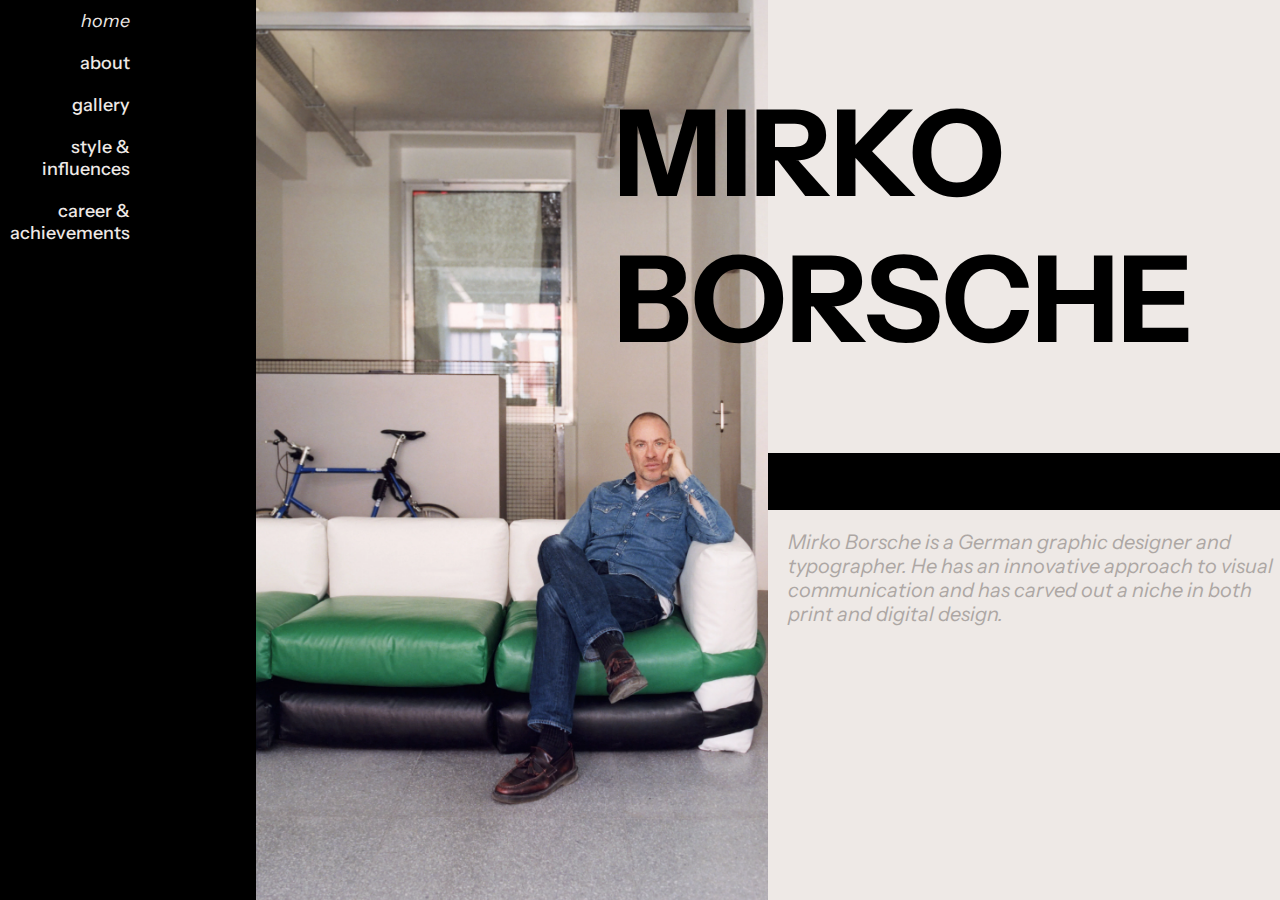
<file: index.html>
<!DOCTYPE html>
<html lang="en">

<head>
    <link rel="stylesheet" href="css/stylesheet.css" meta charset="UTF-8">
    <link rel="preconnect" href="https://fonts.googleapis.com">
    <link rel="preconnect" href="https://fonts.gstatic.com" crossorigin>
    <link href="https://fonts.googleapis.com/css2?family=Instrument+Sans:ital,wght@0,400..700;1,400..700&display=swap"
        rel="stylesheet">
    <title>Project 2</title>
</head>

<body>
    <div class="container">
        <nav>
            <ul>
                <li><a href="index.html">home</a></li>
                <li><a href="about.html">about</a></li>
                <li><a href="gallery.html">gallery</a></li>
                <li><a href="influences.html">style &amp influences</a></li>
                <li><a href="career.html">career &amp achievements</a></li>
            </ul>
        </nav>

        <div class="images">
            <img src="imgs/mirko-chair.svg" alt="Mirko Borsche sitting in a monochromatic room">
            <img src="imgs/mirko-sitting-on-couch.svg" alt="Portrait of Mirko Borsche">
         </div>

            <div class="text">
                <h1>MIRKO<br>BORSCHE</h1>
                <div class="box"></div>
                <p class="description">Mirko Borsche is a German graphic designer and typographer. He has an innovative
                    approach to visual
                    communication and has carved out a niche in both print and digital design.</p>
            </div>
        </div>
</body>

</html>
</file>
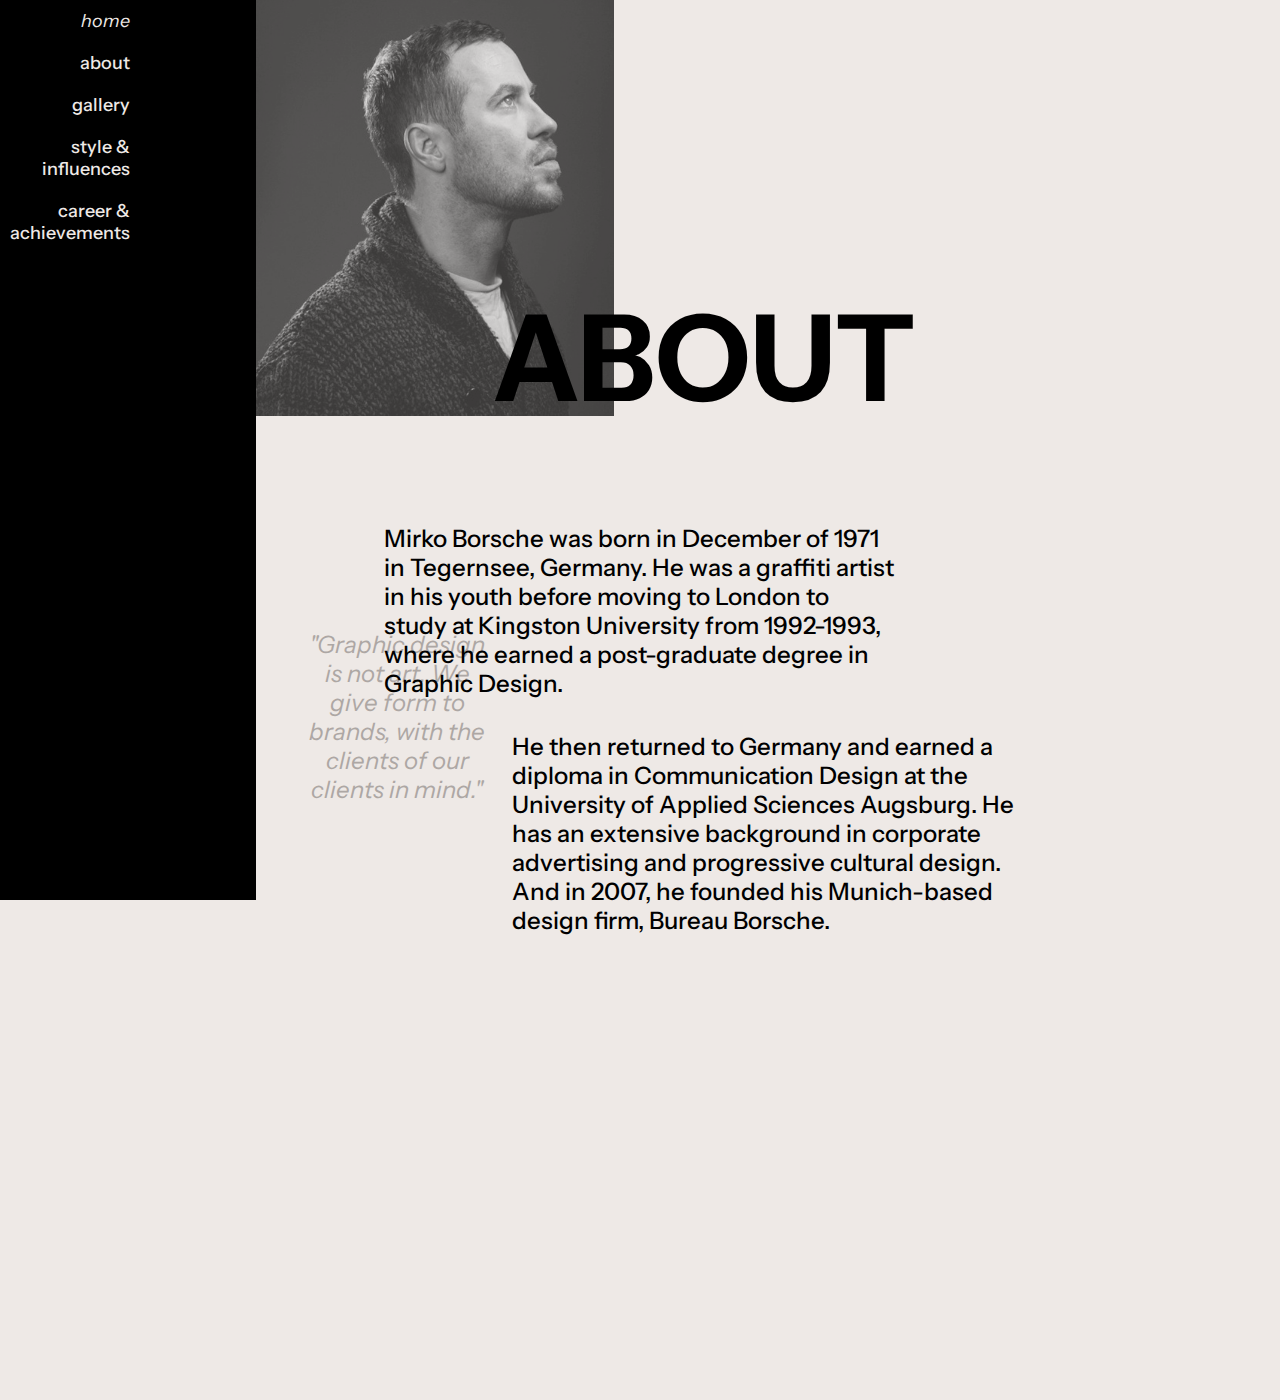
<file: about.html>
<!DOCTYPE html>
<html lang="en">

<head>
    <link rel="stylesheet" href="css/stylesheet.css" meta charset="UTF-8">
    <link rel="preconnect" href="https://fonts.googleapis.com">
    <link rel="preconnect" href="https://fonts.gstatic.com" crossorigin>
    <link href="https://fonts.googleapis.com/css2?family=Instrument+Sans:ital,wght@0,400..700;1,400..700&display=swap"
        rel="stylesheet">
        <title>Project 2</title>
</head>

<body>
    <div class="about-container">
        <nav>
            <ul>
                <li><a href="index.html">home</a></li>
                <li><a href="about.html">about</a></li>
                <li><a href="gallery.html">gallery</a></li>
                <li><a href="influences.html">style &amp influences</a></li>
                <li><a href="career.html">career &amp achievements</a></li>
            </ul>
        </nav>
        <div class="about-images">
            <img src="imgs/mirko-dramatic.svg" alt="Side profile of Mirko Morsche">
        </div>
        <div class="about-text">
            <h1>ABOUT</h1>
        </div>
                <div class="about-first">
                    <h2>Mirko Borsche was born in December of 1971 in Tegernsee, Germany. He was a graffiti artist in his youth before moving to London to study at Kingston University from 1992-1993, where he earned a post-graduate degree in Graphic Design. </h2>
                </div>
                <div class="about-second">
                    <h3>&#34Graphic design is not art. We give form to brands, with the clients of our clients in mind.&#34
                </h3>
            </div>
            <div class="about-third">
                <h4>He then returned to Germany and earned a diploma in Communication Design at the University of Applied Sciences Augsburg. He has an extensive background in corporate advertising and progressive cultural design. And in 2007, he founded his Munich-based design firm, Bureau Borsche.</h4>
            </div>
    </div>
</body>
</file>
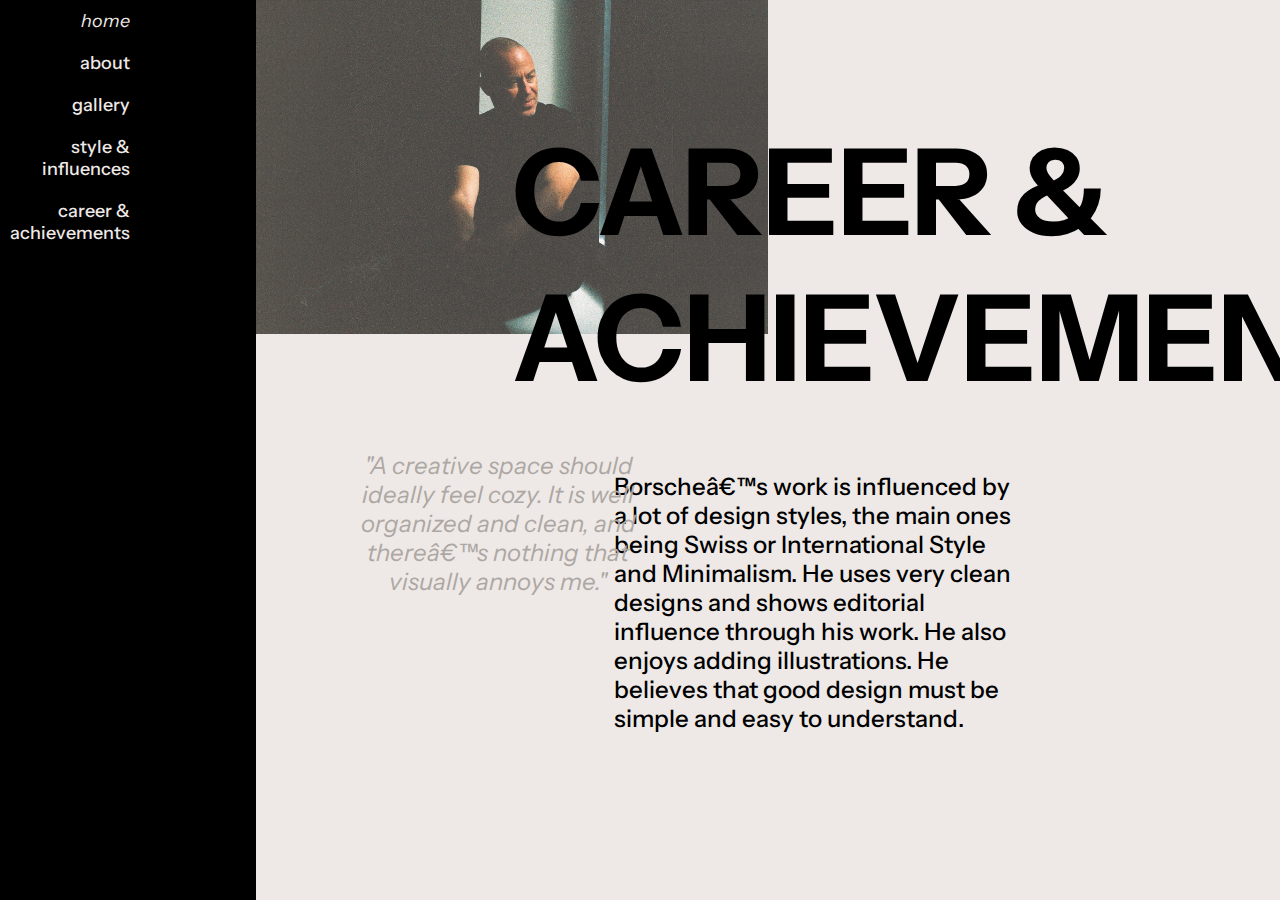
<file: career.html>
<!DOCTYPE html>
<html lang="en">

<head>
    <link rel="stylesheet" href="css/stylesheet.css" meta charset="UTF-8">
    <link rel="preconnect" href="https://fonts.googleapis.com">
    <link rel="preconnect" href="https://fonts.gstatic.com" crossorigin>
    <link href="https://fonts.googleapis.com/css2?family=Instrument+Sans:ital,wght@0,400..700;1,400..700&display=swap"
        rel="stylesheet">
    <title>Project 2</title>
</head>

<body>
    <div class="about-container">
        <nav>
            <ul>
                <li><a href="index.html">home</a></li>
                <li><a href="about.html">about</a></li>
                <li><a href="gallery.html">gallery</a></li>
                <li><a href="influences.html">style &amp influences</a></li>
                <li><a href="career.html">career &amp achievements</a></li>
            </ul>
        </nav>
        <div class="career-images">
            <img src="imgs/mirko-window.svg" alt="Portrait of Mirko Borsche sitting in a window">
        </div>
        <div class="career-text">
            <h1>CAREER & <br> ACHIEVEMENTS</h1>
        </div>
        <div class="career-first">
            <h2>Borsche’s work is influenced by a lot of design styles, the main ones being Swiss or International Style and Minimalism. He uses very clean designs and shows editorial influence through his work. He also enjoys adding illustrations. He believes that good design must be simple and easy to understand.</h2>
        </div>
        <div class="career-second">
            <h3>&#34A creative space should ideally feel cozy. It is well organized and clean, and there’s nothing that
                visually annoys me.&#34</h3>
        </div>

    </div>
</body>
</file>
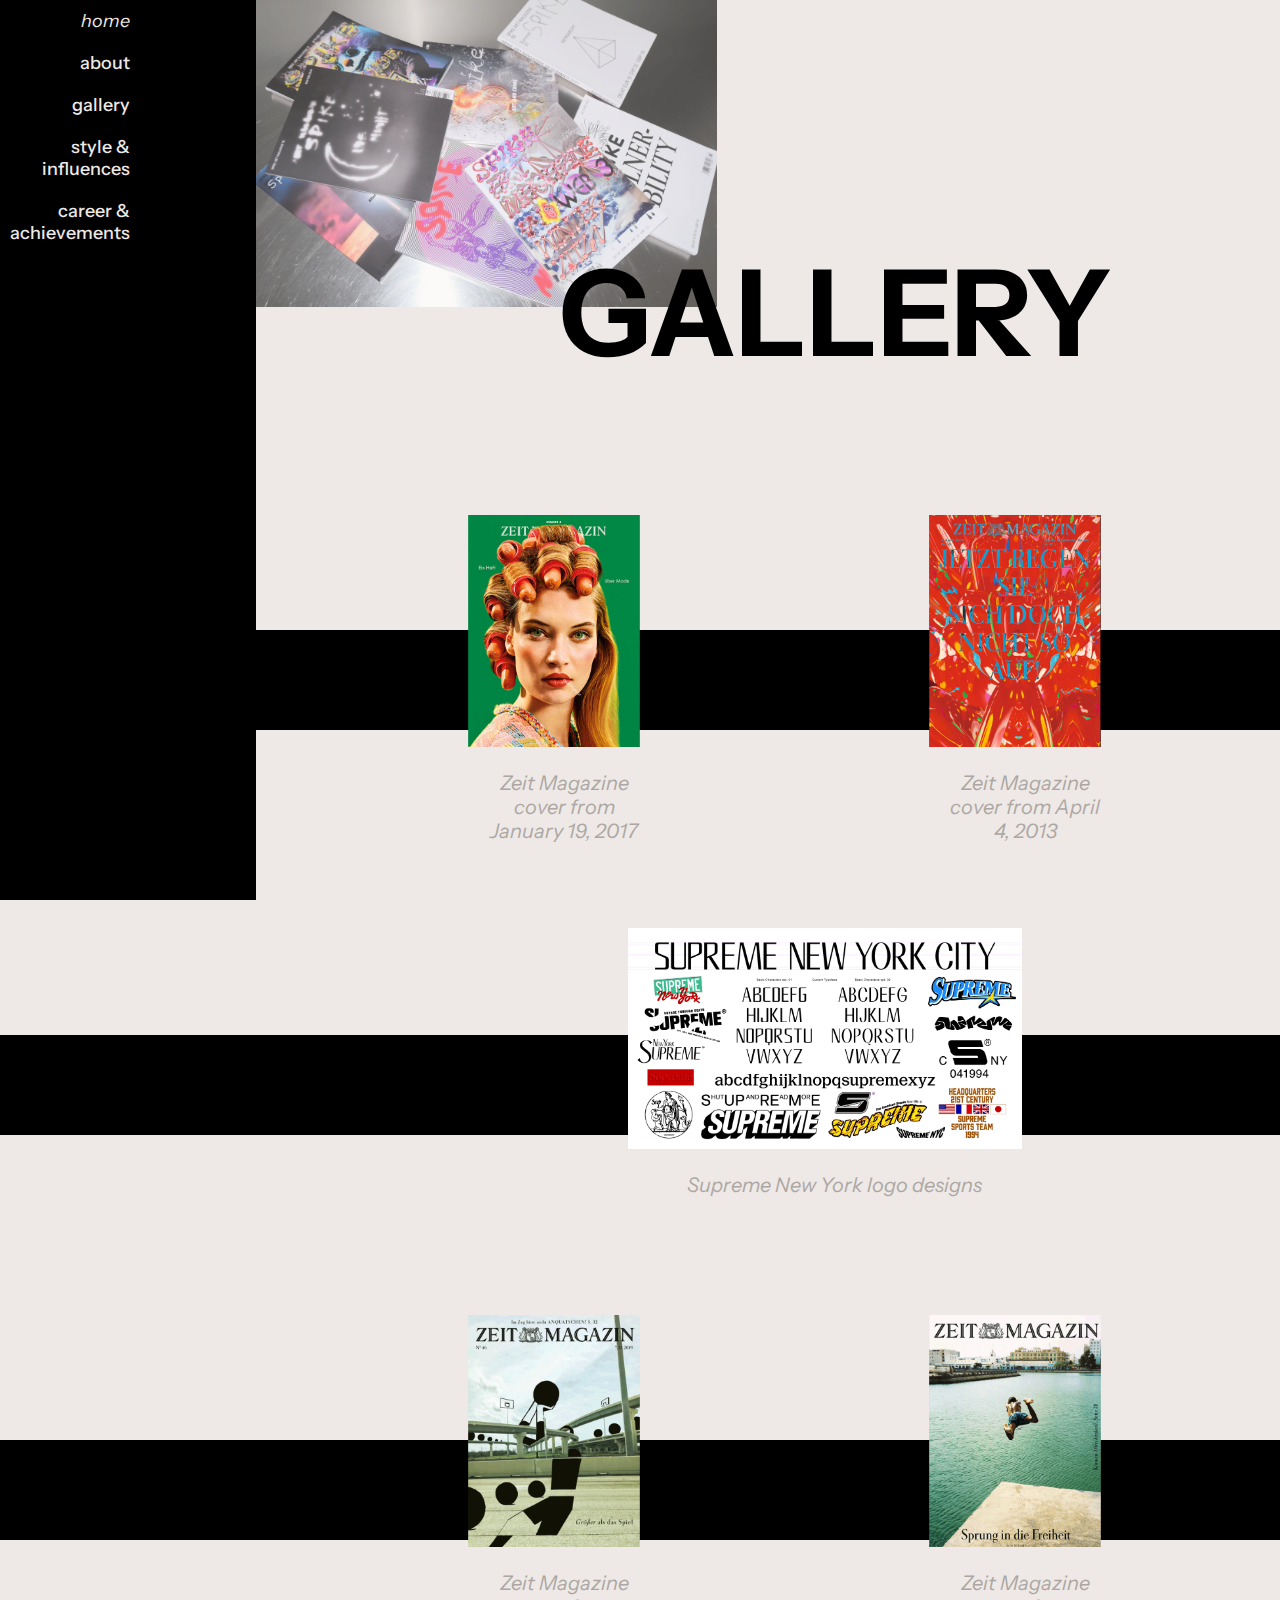
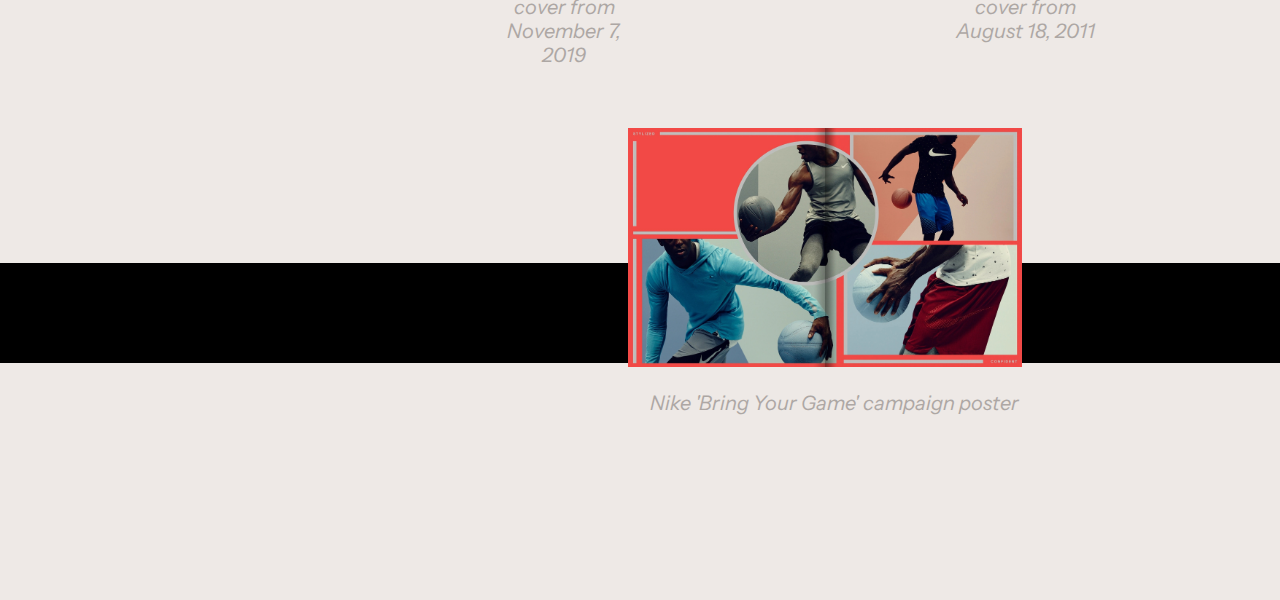
<file: gallery.html>
<!DOCTYPE html>
<html lang="en">

<head>
    <link rel="stylesheet" href="css/stylesheet.css" meta charset="UTF-8">
    <link rel="preconnect" href="https://fonts.googleapis.com">
    <link rel="preconnect" href="https://fonts.gstatic.com" crossorigin>
    <link href="https://fonts.googleapis.com/css2?family=Instrument+Sans:ital,wght@0,400..700;1,400..700&display=swap"
        rel="stylesheet">
    <title>Project 2</title>
</head>

<body>
    <div class="gallery-container">
        <nav>
            <ul>
                <li><a href="index.html">home</a></li>
                <li><a href="about.html">about</a></li>
                <li><a href="gallery.html">gallery</a></li>
                <li><a href="influences.html">style &amp influences</a></li>
                <li><a href="career.html">career &amp achievements</a></li>
            </ul>
        </nav>
        <div class="gallery-main">
            <img src="imgs/spike-magazines-on-table.svg" alt="Pile of Spike Magazines on a table.">
        </div>
        <div class="gallery-text">
            <h1>GALLERY</h1>
        </div>
        <div class="gallery-shapes">
            <div class="box box-1"></div>
            <div class="box box-2"></div>
            <div class="box box-3"></div>
            <div class="box box-4"></div>
        </div>
            <div class="gallery-green">
                <img src="imgs/zeit-magazine-green-cover.svg" alt="Zeit magazine cover 01-19-17">
                <p>Zeit Magazine cover from January 19, 2017</p>
            </div>
            <div class="gallery-red">
                <img src="imgs/zeit-magazine-shiny-red.svg" alt="Zeit magazine cover 04-4-13">
                <p>Zeit Magazine cover from April 4, 2013</p>
            </div>
            <div class="gallery-supreme">
                <img src="imgs/supreme-graphics.svg" alt="Variety of Supreme New York graphics">
                <p>Supreme New York logo designs</p>
            </div>
            <div class="gallery-basketball">
                <img src="imgs/zeit-magazine-concrete-basketball.svg" alt="Zeit magazine cover 11-7-19">
                <p>Zeit Magazine cover from November 7, 2019</p>
            </div>
            
            <div class="gallery-dive">
                <img src="imgs/zeit-magazine-diving.svg" alt="Zeit magazine cover 08-18-11">
                <p>Zeit Magazine cover from August 18, 2011</p>
            </div>
            <div class="gallery-nike">
                <img src="imgs/nike-ad-not-text.svg" alt="Nike Bring Your Game campaign poster">
                <p>Nike 'Bring Your Game' campaign poster</p>    
            </div>
    </div>
</body>
</file>
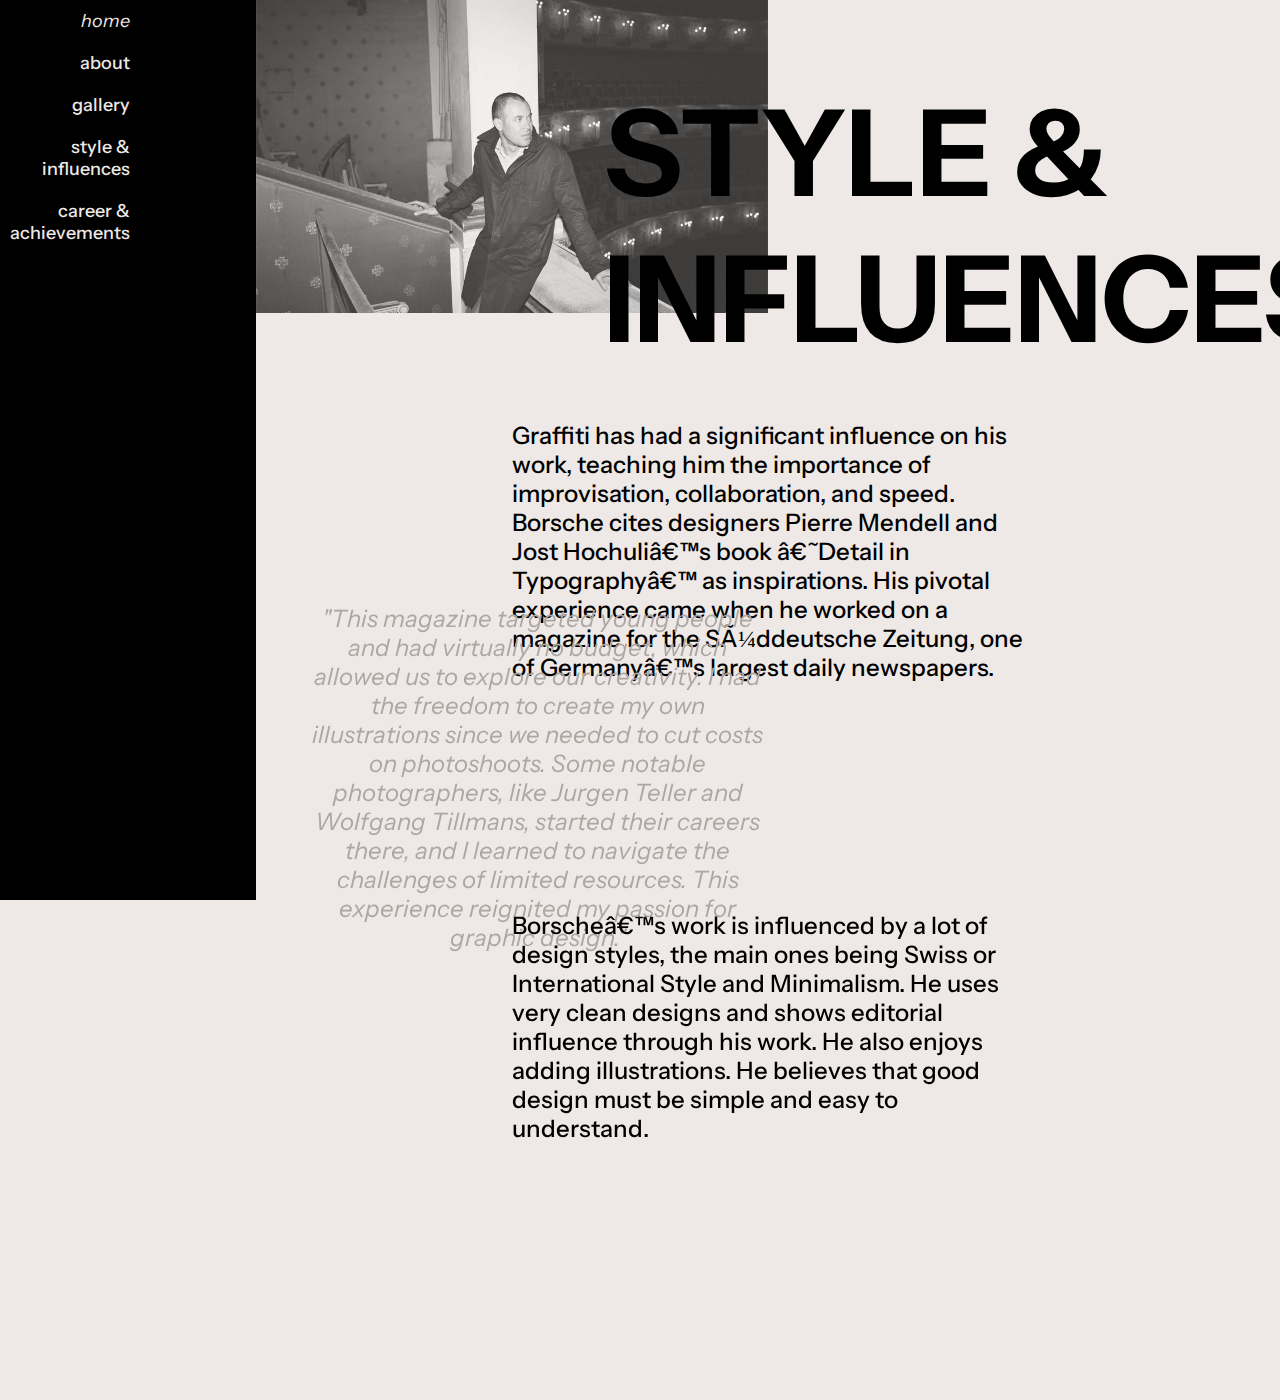
<file: influences.html>
<!DOCTYPE html>
<html lang="en">

<head>
    <link rel="stylesheet" href="css/stylesheet.css" meta charset="UTF-8">
    <link rel="preconnect" href="https://fonts.googleapis.com">
    <link rel="preconnect" href="https://fonts.gstatic.com" crossorigin>
    <link href="https://fonts.googleapis.com/css2?family=Instrument+Sans:ital,wght@0,400..700;1,400..700&display=swap"
        rel="stylesheet">
    <title>Project 2</title>
</head>

<body>
    <div class="about-container">
        <nav>
            <ul>
                <li><a href="index.html">home</a></li>
                <li><a href="about.html">about</a></li>
                <li><a href="gallery.html">gallery</a></li>
                <li><a href="influences.html">style &amp influences</a></li>
                <li><a href="career.html">career &amp achievements</a></li>
            </ul>
        </nav>
        <div class="influences-images">
            <img src="imgs/mirko-theater.svg" alt="Portrait of Mirko Borsche in a theater">
        </div>
        <div class="influences-text">
            <h1>STYLE & <br> INFLUENCES</h1>
        </div>
        <div class="influences-first">
            <h2>Graffiti has had a significant influence on his work, teaching him the importance of improvisation, collaboration, and speed. Borsche cites designers Pierre Mendell and Jost Hochuli’s book ‘Detail in Typography’ as inspirations. His pivotal experience came when he worked on a magazine for the Süddeutsche Zeitung, one of Germany’s largest daily newspapers.</h2>
        </div>
        <div class="influences-second">
            <h3>&#34This magazine targeted young people and had virtually no budget, which allowed us to explore our creativity. I had the freedom to create my own illustrations since we needed to cut costs on photoshoots. Some notable photographers, like Jurgen Teller and Wolfgang Tillmans, started their careers there, and I learned to navigate the challenges of limited resources. This experience reignited my passion for graphic design.&#34</h3>
        </div>
        <div class="influences-third">
            <h4>Borsche’s work is influenced by a lot of design styles, the main ones being Swiss or International Style and Minimalism. He uses very clean designs and shows editorial influence through his work. He also enjoys adding illustrations. He believes that good design must be simple and easy to understand.</h4>
        </div>
    </div>
</body>
</file>
<file: css/stylesheet.css>
body {
    background-color: #EEE9E6;
    margin: 0;
}

.container {
    display: grid;
    grid-template-columns: 20% 40% 40%;
}



ul {
    list-style-type: none;
    margin: 0;
    padding: 0;
    background-color: #000;
    width: 20%;
    height: 100%;
    position: fixed;
    overflow: auto;
}

li a {
    display: block;
    color: #EEE9E6;
    padding: 10px;
    text-decoration: none;
    text-align: right;
    font-family: "Instrument Sans", serif;
    font-style: normal;
    font-weight: 500;
    font-size: 18px;
    width: 120px;
}

li a:hover {
    font-family: "Instrument Sans", serif;
    font-style: oblique;
    font-weight: 400;
    font-size: 18px;
}

h1 {
    font-family: "Instrument Sans", serif;
    font-style: bold;
    font-size: 120px;
}

h1:hover {
    font-family: "Instrument Sans", serif;
    font-style: italic;
    font-weight: 200;
    font-size: 120px;
    color: #1244CE;
}

h2 {
    font-family: "Instrument Sans", serif;
    font-style: normal;
    font-weight: 500;
    font-size: 24px;
    color: #000;
}

h3 {
    font-family: "Instrument Sans", serif;
    font-style: oblique;
    font-weight: 200;
    font-size: 24px;
    text-align: center;
    color: #ADA7A4;
}

h3:hover {
    font-family: "Instrument Sans", serif;
    font-style: oblique;
    font-weight: 200;
    font-size: 24px;
    text-align: center;
    color: #1244CE;
}

h4 {
    font-family: "Instrument Sans", serif;
    font-style: normal;
    font-weight: 500;
    font-size: 24px;
    color: #000;
}

.images img {
    width: 40%;
    height: 100vh;
    object-fit: cover;
    position: absolute;
    opacity: 1;
    transition: opacity 1s;
}

.images img:hover {
    opacity: 0;
}

.text h1{
    position: relative;
    left: -30%;
}

.box {
    width: 100%;
    height: 10%;
    background-color: #000;
}

p {
    font-family: "Instrument Sans", serif;
    font-style: oblique;
    font-size: 20px;
    color: #ADA7A4;
    padding-left: 20px;
}

p:hover {
    font-family: "Instrument Sans", serif;
    font-style: oblique;
    font-size: 20px;
    color: #1244CE;
}

.about-container{
    display: grid;
    grid-template-columns: 20% 20% 20% 20% 20%;
    grid-auto-rows: 350px;
}

.about-images {
    grid-column: 2/4;
    grid-row: 1/3;
    width: 70%;
    opacity: .75;
}

.about-images img:hover {
    opacity: .5;
}

.about-text{
    grid-column: 3/5;
    grid-row: 1/3;
    position: relative;
    padding-top: 40%;
    left: -4%;
}

.about-first{
    grid-column: 3/5;
    grid-row: 2/4;
    position: relative;
    left: -25%;
    padding-top: 30%;
}

.about-second{
    grid-column: 2/4;
    grid-row: 2/5;
    width: 180px;
    padding-top: 50%;
    padding-left: 10%;
}

.about-third{
    grid-column: 3/5;
    grid-row: 3/5;
}


.influences-images {
    grid-column: 2/4;
    grid-row: 1/3;
    opacity: .75;
}

.influences-images img:hover {
    opacity: .5;
}

.influences-text{
    grid-column: 3/6;
    grid-row: 1/2;
    position: relative;
    padding-left: 12%;
}

.influences-first{
    grid-column: 3/5;
    grid-row: 2/3;
    padding-top: 10%;
}

.influences-second{
    grid-column: 2/4;
    grid-row: 2/4;
    position: relative;
    padding-top: 45%;
    padding-left: 10%;
}

.influences-third{
    grid-column: 3/5;
    grid-row: 3/5;
    position: relative;
    padding-top: 35%;
}


.career-images {
    grid-column: 2/4;
    grid-row: 1/2;
    opacity: .75;
}

.career-images img:hover {
    opacity: .5;
}

.career-text {
    grid-column: 3/6;
    grid-row: 1/2;
    position: relative;
    padding-top: 5%;
}

.career-first {
    grid-column: 3/5;
    grid-row: 2/3;
    padding-top: 20%;
    padding-left: 20%;
}

.career-second{
    grid-column: 2/4;
    grid-row: 2/3;
    padding-top: 15%;
    padding-left: 20%;
    width: 280px;
}

.gallery-container{
    display: grid;
    grid-template-columns: 20% 8% 28% 8% 28% 8%;
    grid-template-rows: 400px 100px 400px 400px 400px 400px 100px;
}

.gallery-main{
    grid-column: 2/4;
    grid-row: 1/2;
    opacity: .75;
}

.gallery-main img:hover {
    opacity: .5;
}


.gallery-text{
    grid-column: 4/7;
    grid-row: 1/2;
    position: relative;
    left: -28%;
    padding-top: 160px;
}

.gallery-green {
    grid-column: 3/4;
    grid-row: 3/4;
    width: 48%;
    height: auto;
    padding: 15px 110px 0px;
    text-align: center;
}

.gallery-red {
    grid-column: 5/6;
    grid-row: 3/4;
    width: 48%;
    height: auto;
    padding: 15px 110px 0px;
    text-align: center;
}

.gallery-supreme {
    grid-column: 3/6;
    grid-row: 4/5;
    width: 48%;
    height: auto;
    padding: 28px 270px;
    text-align: center;
}

.gallery-basketball{
    grid-column: 3/4;
    grid-row: 5/6;
    width: 48%;
    height: auto;
    padding: 15px 110px 0px;
    text-align: center;
}

.gallery-dive {
    grid-column: 5/6;
    grid-row: 5/6;
    width: 48%;
    height: auto;
    padding: 15px 110px 0px;
    text-align: center;
}

.gallery-nike {
    grid-column: 3/6;
    grid-row: 6/7;
    width: 48%;
    height: auto;
    padding: 28px 270px;
    text-align: center;
}

.box-1{
    position: absolute;
    grid-row: 2/3;
    width: 100%;
    height: 100px;
    background-color: #000;
    top: 70%;
    z-index: -1;
}

.box-2{
    position: absolute;
    grid-row: 3/4;
    width: 100%;
    height: 100px;
    background-color: #000;
    top: 115%;
    z-index: -1;
}

.box-3{
    position: absolute;
    grid-row: 4/5;
    width: 100%;
    height: 100px;
    background-color: #000;
    top: 160%;
    z-index: -1;
}

.box-4{
    position: absolute;
    grid-row: 5/6;
    width: 100%;
    height: 100px;
    background-color: #000;
    top: 207%;
    z-index: -1;
}
</file>
